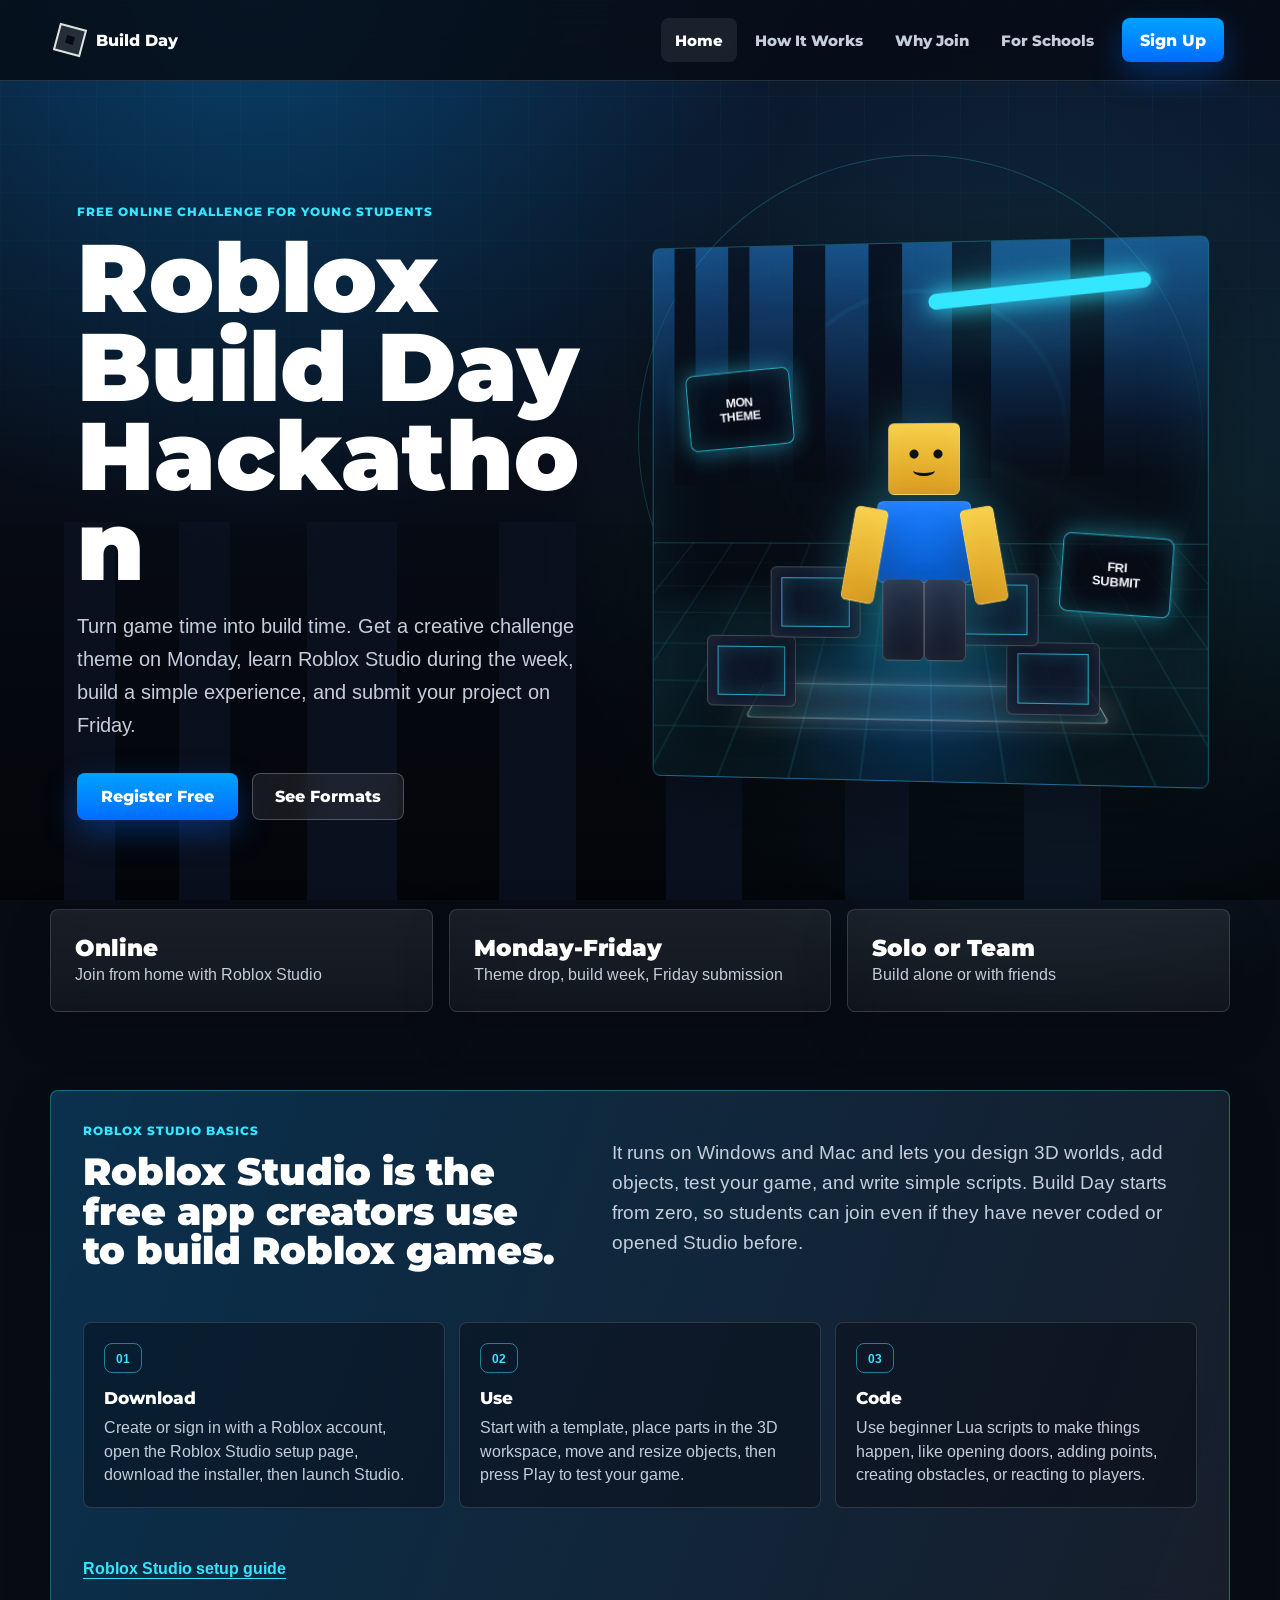
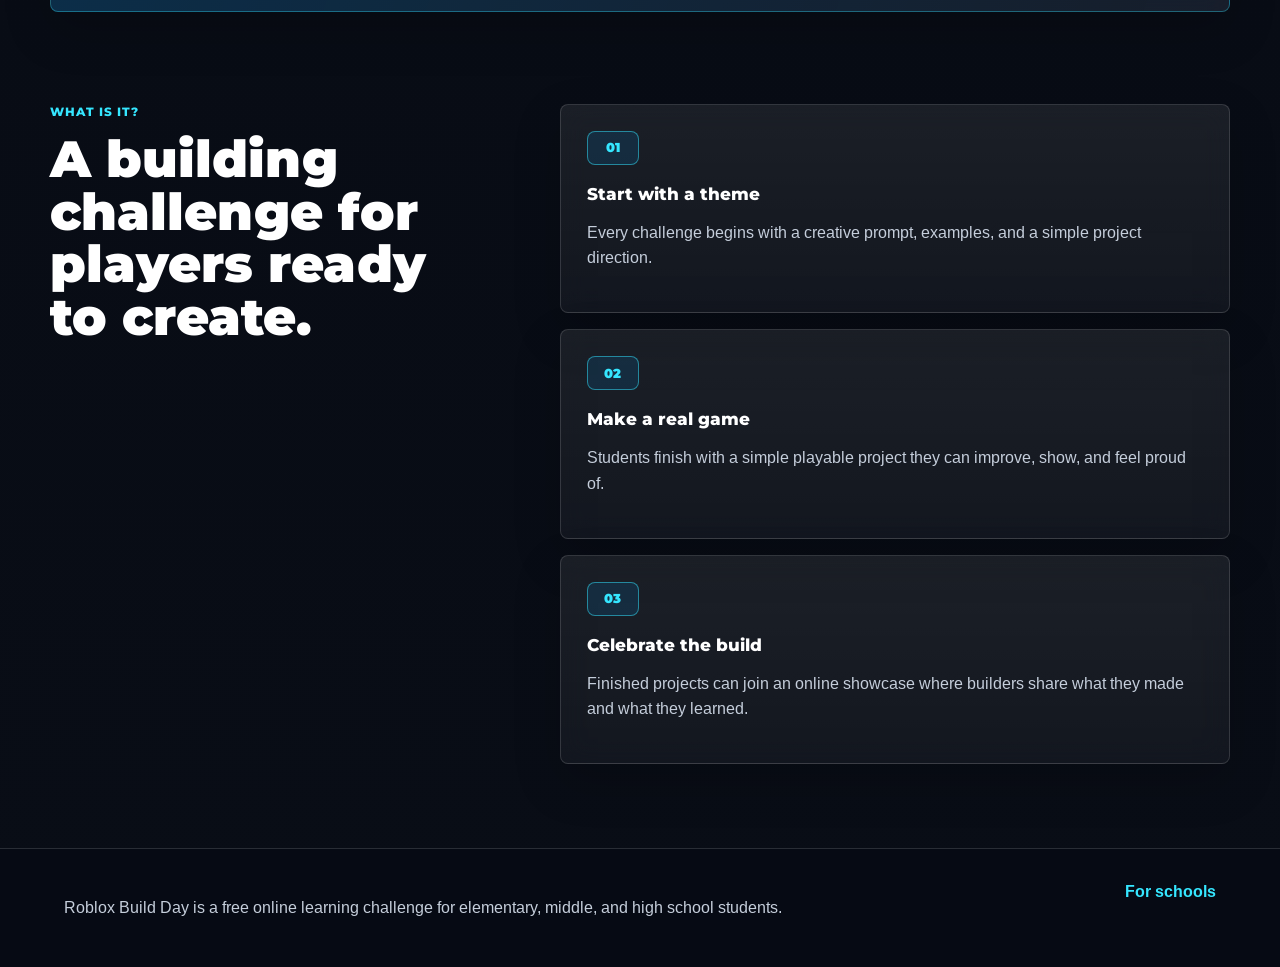
<file: index.html>
<!DOCTYPE html>
<html lang="en">
<head>
  <meta charset="UTF-8">
  <meta name="viewport" content="width=device-width, initial-scale=1.0">
  <title>Roblox Build Day Hackathon</title>
  <meta name="description" content="Roblox Build Day is a free online hackathon where young Roblox players learn to build their own games in Roblox Studio.">
  <link rel="preconnect" href="https://fonts.googleapis.com">
  <link rel="preconnect" href="https://fonts.gstatic.com" crossorigin>
  <link href="https://fonts.googleapis.com/css2?family=Arimo:wght@400;500;700&family=Montserrat:wght@600;700;800;900&display=swap" rel="stylesheet">
  <link rel="stylesheet" href="styles.css">
</head>
<body>
  <header class="site-header">
    <a class="brand" href="index.html" aria-label="Roblox Build Day home">
      <span class="brand-mark" aria-hidden="true"></span>
      <span>Build Day</span>
    </a>
    <button class="nav-toggle" type="button" aria-expanded="false" aria-controls="site-nav">
      <span class="sr-only">Open navigation</span>
      <span></span>
      <span></span>
      <span></span>
    </button>
    <nav class="site-nav" id="site-nav" aria-label="Main navigation">
      <a href="index.html" aria-current="page">Home</a>
      <a href="how.html">How It Works</a>
      <a href="why.html">Why Join</a>
      <a href="for-schools.html">For Schools</a>
      <button class="nav-cta" type="button" data-open-register>Sign Up</button>
    </nav>
  </header>

  <main>
    <section class="hero">
      <div class="hero-copy">
        <p class="eyebrow">Free online challenge for young students</p>
        <h1>Roblox Build Day Hackathon</h1>
        <p class="hero-text">Turn game time into build time. Get a creative challenge theme on Monday, learn Roblox Studio during the week, build a simple experience, and submit your project on Friday.</p>
        <div class="hero-actions">
          <button class="primary-button" type="button" data-open-register>Register Free</button>
          <a class="secondary-button" href="how.html">See Formats</a>
        </div>
      </div>

      <div class="game-stage" aria-label="A colorful Roblox inspired building scene">
        <div class="sun"></div>
        <div class="floating-panel panel-one">MON<br>THEME</div>
        <div class="floating-panel panel-two">FRI<br>SUBMIT</div>
        <div class="avatar">
          <div class="avatar-head"></div>
          <div class="avatar-body"></div>
          <div class="avatar-arm left"></div>
          <div class="avatar-arm right"></div>
          <div class="avatar-leg left"></div>
          <div class="avatar-leg right"></div>
        </div>
        <div class="block block-a"></div>
        <div class="block block-b"></div>
        <div class="block block-c"></div>
        <div class="block block-d"></div>
        <div class="build-platform"></div>
      </div>
    </section>

    <section class="info-band">
      <div class="stat">
        <strong>Online</strong>
        <span>Join from home with Roblox Studio</span>
      </div>
      <div class="stat">
        <strong>Monday-Friday</strong>
        <span>Theme drop, build week, Friday submission</span>
      </div>
      <div class="stat">
        <strong>Solo or Team</strong>
        <span>Build alone or with friends</span>
      </div>
    </section>

    <section class="studio-intro" id="roblox-studio">
      <div>
        <p class="eyebrow">Roblox Studio basics</p>
        <h2>Roblox Studio is the free app creators use to build Roblox games.</h2>
      </div>
      <p>It runs on Windows and Mac and lets you design 3D worlds, add objects, test your game, and write simple scripts. Build Day starts from zero, so students can join even if they have never coded or opened Studio before.</p>
      <div class="studio-steps">
        <article>
          <span>01</span>
          <h3>Download</h3>
          <p>Create or sign in with a Roblox account, open the Roblox Studio setup page, download the installer, then launch Studio.</p>
        </article>
        <article>
          <span>02</span>
          <h3>Use</h3>
          <p>Start with a template, place parts in the 3D workspace, move and resize objects, then press Play to test your game.</p>
        </article>
        <article>
          <span>03</span>
          <h3>Code</h3>
          <p>Use beginner Lua scripts to make things happen, like opening doors, adding points, creating obstacles, or reacting to players.</p>
        </article>
      </div>
      <a class="studio-link" href="https://create.roblox.com/docs/studio/setup">Roblox Studio setup guide</a>
    </section>

    <section class="section-grid">
      <div>
        <p class="eyebrow">What is it?</p>
        <h2>A building challenge for players ready to create.</h2>
      </div>
      <div class="feature-list">
        <article>
          <span class="feature-icon">01</span>
          <h3>Start with a theme</h3>
          <p>Every challenge begins with a creative prompt, examples, and a simple project direction.</p>
        </article>
        <article>
          <span class="feature-icon">02</span>
          <h3>Make a real game</h3>
          <p>Students finish with a simple playable project they can improve, show, and feel proud of.</p>
        </article>
        <article>
          <span class="feature-icon">03</span>
          <h3>Celebrate the build</h3>
          <p>Finished projects can join an online showcase where builders share what they made and what they learned.</p>
        </article>
      </div>
    </section>

  </main>

  <footer class="site-footer">
    <p>Roblox Build Day is a free online learning challenge for elementary, middle, and high school students.</p>
    <a href="for-schools.html">For schools</a>
  </footer>

  <div class="modal" id="register-modal" role="dialog" aria-modal="true" aria-labelledby="register-title" hidden>
    <div class="modal-backdrop" data-close-register></div>
    <div class="modal-card">
      <button class="modal-close" type="button" aria-label="Close registration form" data-close-register>x</button>
      <h2 id="register-title">Register for Build Day</h2>
      <p>Enter your details and we will send the challenge theme, schedule, and submission link.</p>
      <form id="register-form">
        <label for="student-name">Student name</label>
        <input id="student-name" name="student-name" type="text" autocomplete="name" required>

        <label for="student-email">Email</label>
        <input id="student-email" name="student-email" type="email" autocomplete="email" required>

        <label class="checkbox-row" for="email-updates">
          <input id="email-updates" name="email-updates" type="checkbox">
          <span>Send me email updates about Build Day.</span>
        </label>

        <button class="primary-button form-submit" type="submit">Submit Registration</button>
      </form>
      <p class="form-message" id="form-message" role="status" aria-live="polite"></p>
    </div>
  </div>

  <script src="script.js"></script>
</body>
</html>
</file>
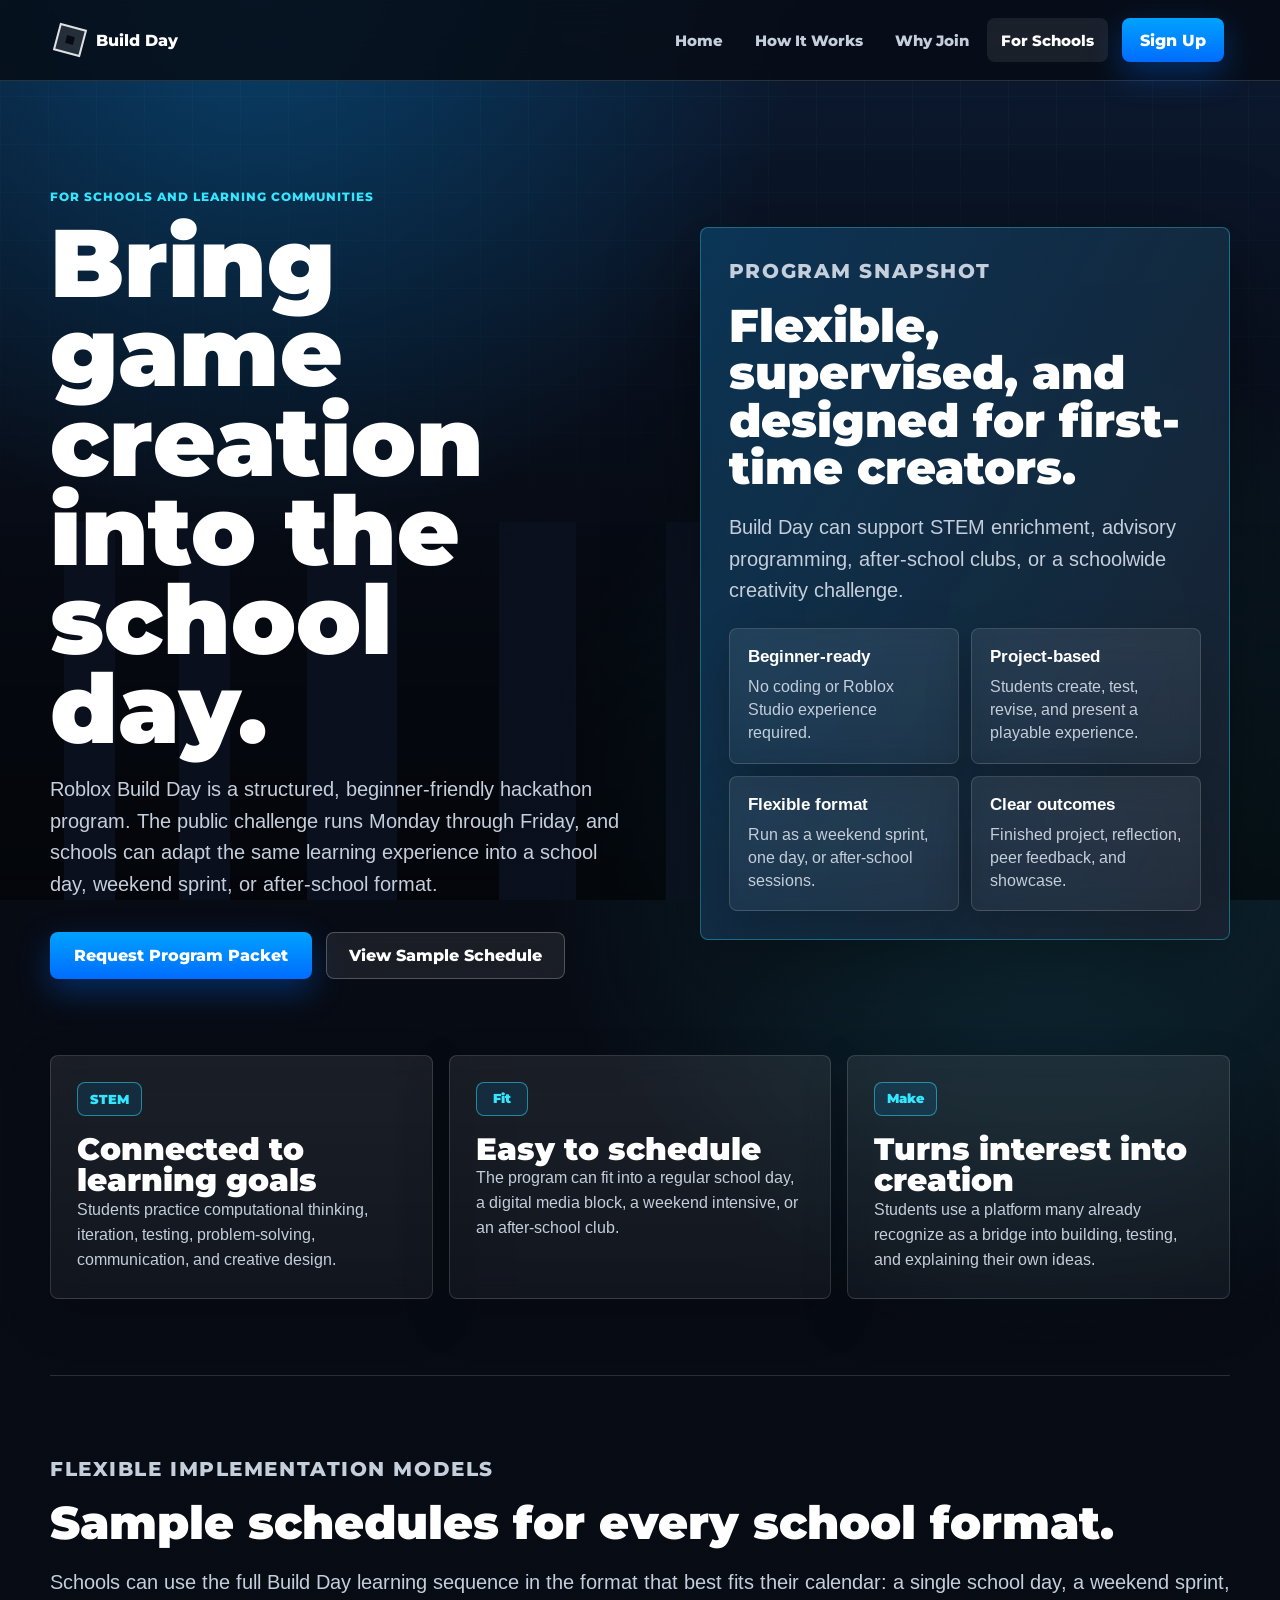
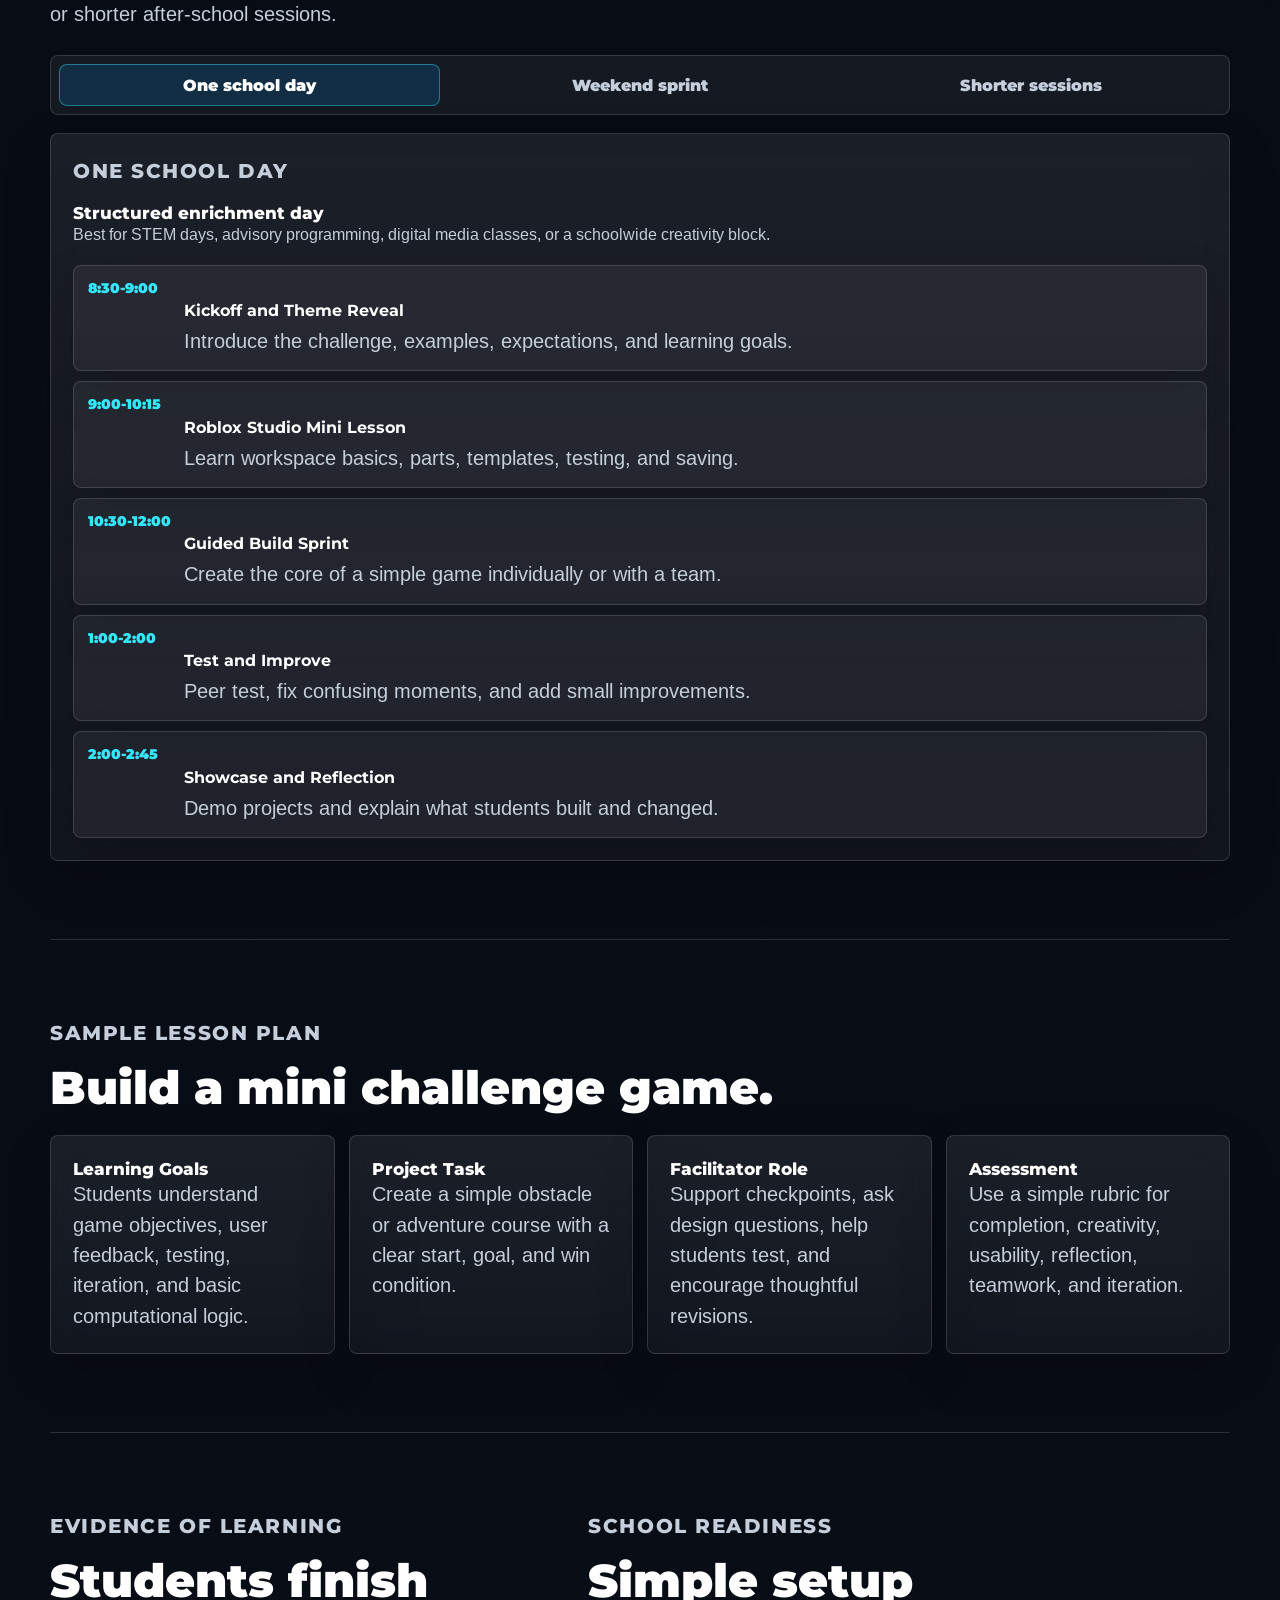
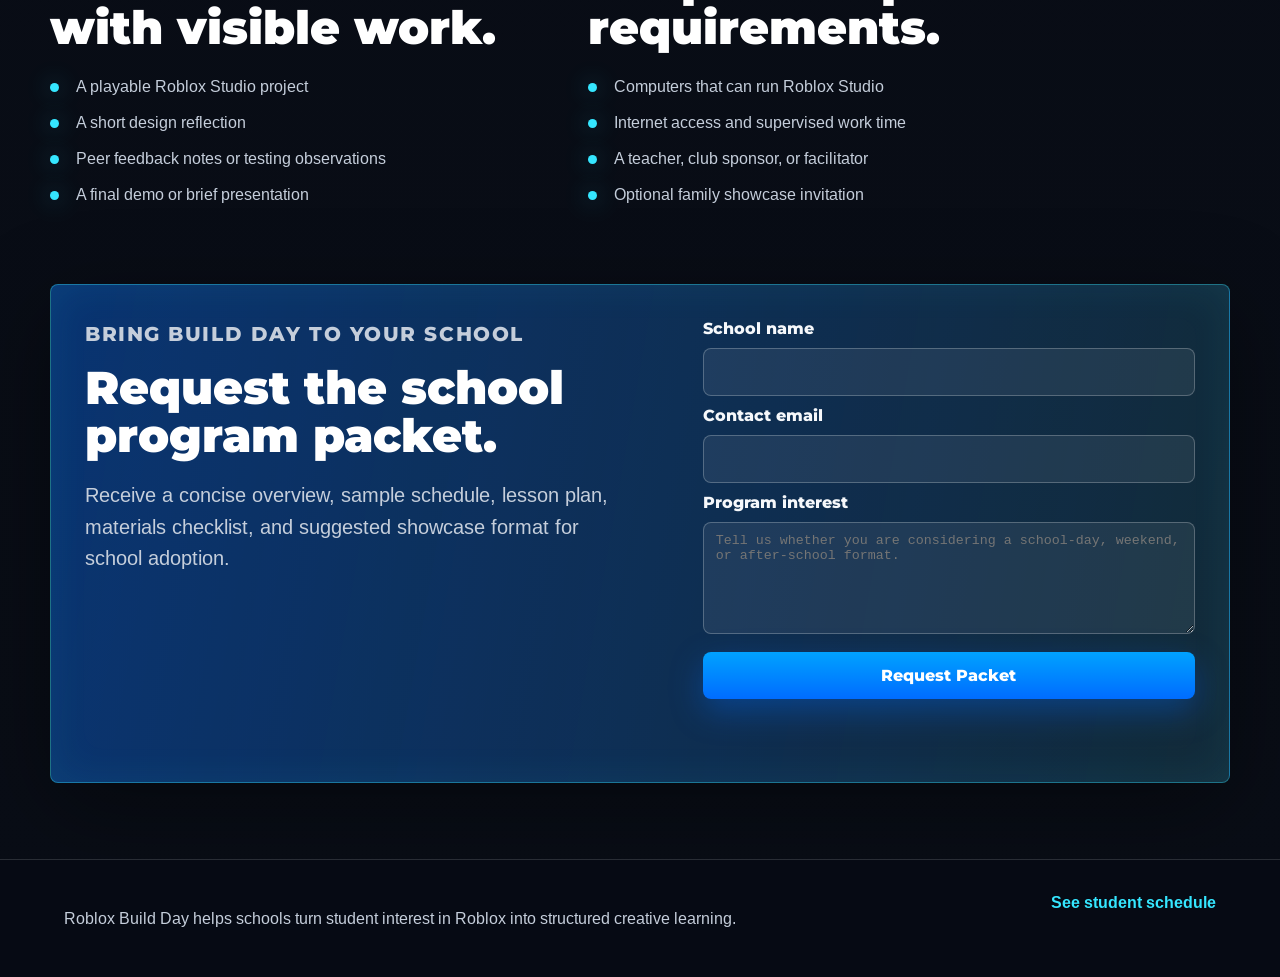
<file: for-schools.html>
<!DOCTYPE html>
<html lang="en">
<head>
  <meta charset="UTF-8">
  <meta name="viewport" content="width=device-width, initial-scale=1.0">
  <title>For Schools | Roblox Build Day</title>
  <meta name="description" content="Bring Roblox Build Day to your school as a structured project-based learning experience in Roblox Studio.">
  <link rel="preconnect" href="https://fonts.googleapis.com">
  <link rel="preconnect" href="https://fonts.gstatic.com" crossorigin>
  <link href="https://fonts.googleapis.com/css2?family=Arimo:wght@400;500;700&family=Montserrat:wght@600;700;800;900&display=swap" rel="stylesheet">
  <link rel="stylesheet" href="styles.css">
</head>
<body>
  <header class="site-header">
    <a class="brand" href="index.html" aria-label="Roblox Build Day home">
      <span class="brand-mark" aria-hidden="true"></span>
      <span>Build Day</span>
    </a>
    <button class="nav-toggle" type="button" aria-expanded="false" aria-controls="site-nav">
      <span class="sr-only">Open navigation</span>
      <span></span>
      <span></span>
      <span></span>
    </button>
    <nav class="site-nav" id="site-nav" aria-label="Main navigation">
      <a href="index.html">Home</a>
      <a href="how.html">How It Works</a>
      <a href="why.html">Why Join</a>
      <a href="for-schools.html" aria-current="page">For Schools</a>
      <button class="nav-cta" type="button" data-open-register>Sign Up</button>
    </nav>
  </header>

  <main>
    <section class="school-hero">
      <div class="school-hero-copy">
        <p class="eyebrow">For schools and learning communities</p>
        <h1>Bring game creation into the school day.</h1>
        <p>Roblox Build Day is a structured, beginner-friendly hackathon program. The public challenge runs Monday through Friday, and schools can adapt the same learning experience into a school day, weekend sprint, or after-school format.</p>
        <div class="hero-actions">
          <a class="primary-button" href="#school-inquiry">Request Program Packet</a>
          <a class="secondary-button" href="#sample-schedule">View Sample Schedule</a>
        </div>
      </div>

      <aside class="school-overview" aria-label="Program overview">
        <p class="eyebrow">Program snapshot</p>
        <h2>Flexible, supervised, and designed for first-time creators.</h2>
        <p>Build Day can support STEM enrichment, advisory programming, after-school clubs, or a schoolwide creativity challenge.</p>
        <div class="school-proof-grid">
          <article>
            <strong>Beginner-ready</strong>
            <span>No coding or Roblox Studio experience required.</span>
          </article>
          <article>
            <strong>Project-based</strong>
            <span>Students create, test, revise, and present a playable experience.</span>
          </article>
          <article>
            <strong>Flexible format</strong>
            <span>Run as a weekend sprint, one day, or after-school sessions.</span>
          </article>
          <article>
            <strong>Clear outcomes</strong>
            <span>Finished project, reflection, peer feedback, and showcase.</span>
          </article>
        </div>
      </aside>
    </section>

    <section class="school-value-grid">
      <article>
        <span class="feature-icon">STEM</span>
        <h2>Connected to learning goals</h2>
        <p>Students practice computational thinking, iteration, testing, problem-solving, communication, and creative design.</p>
      </article>
      <article>
        <span class="feature-icon">Fit</span>
        <h2>Easy to schedule</h2>
        <p>The program can fit into a regular school day, a digital media block, a weekend intensive, or an after-school club.</p>
      </article>
      <article>
        <span class="feature-icon">Make</span>
        <h2>Turns interest into creation</h2>
        <p>Students use a platform many already recognize as a bridge into building, testing, and explaining their own ideas.</p>
      </article>
    </section>

    <section class="school-section" id="sample-schedule">
      <div>
        <p class="eyebrow">Flexible implementation models</p>
        <h2>Sample schedules for every school format.</h2>
        <p>Schools can use the full Build Day learning sequence in the format that best fits their calendar: a single school day, a weekend sprint, or shorter after-school sessions.</p>
      </div>

      <div class="schedule-tabs">
        <div class="schedule-tab-list" role="tablist" aria-label="School schedule formats">
          <button class="schedule-tab is-active" id="school-day-tab" type="button" role="tab" aria-selected="true" aria-controls="school-day-panel" data-schedule-tab="school-day-panel">One school day</button>
          <button class="schedule-tab" id="weekend-tab" type="button" role="tab" aria-selected="false" aria-controls="weekend-panel" data-schedule-tab="weekend-panel">Weekend sprint</button>
          <button class="schedule-tab" id="sessions-tab" type="button" role="tab" aria-selected="false" aria-controls="sessions-panel" data-schedule-tab="sessions-panel">Shorter sessions</button>
        </div>

        <article class="schedule-format is-active" id="school-day-panel" role="tabpanel" aria-labelledby="school-day-tab" data-schedule-panel>
          <div class="schedule-format-header">
            <p class="eyebrow">One school day</p>
            <h3>Structured enrichment day</h3>
            <p>Best for STEM days, advisory programming, digital media classes, or a schoolwide creativity block.</p>
          </div>
          <div class="school-schedule compact">
            <article>
              <span>8:30-9:00</span>
              <div>
                <h4>Kickoff and Theme Reveal</h4>
                <p>Introduce the challenge, examples, expectations, and learning goals.</p>
              </div>
            </article>
            <article>
              <span>9:00-10:15</span>
              <div>
                <h4>Roblox Studio Mini Lesson</h4>
                <p>Learn workspace basics, parts, templates, testing, and saving.</p>
              </div>
            </article>
            <article>
              <span>10:30-12:00</span>
              <div>
                <h4>Guided Build Sprint</h4>
                <p>Create the core of a simple game individually or with a team.</p>
              </div>
            </article>
            <article>
              <span>1:00-2:00</span>
              <div>
                <h4>Test and Improve</h4>
                <p>Peer test, fix confusing moments, and add small improvements.</p>
              </div>
            </article>
            <article>
              <span>2:00-2:45</span>
              <div>
                <h4>Showcase and Reflection</h4>
                <p>Demo projects and explain what students built and changed.</p>
              </div>
            </article>
          </div>
        </article>

        <article class="schedule-format" id="weekend-panel" role="tabpanel" aria-labelledby="weekend-tab" data-schedule-panel hidden>
          <div class="schedule-format-header">
            <p class="eyebrow">Weekend sprint</p>
            <h3>Two-day build challenge</h3>
            <p>Best for optional enrichment, district events, or family-supported weekend participation.</p>
          </div>
          <div class="school-schedule compact">
            <article>
              <span>Sat 9:30</span>
              <div>
                <h4>Online Kickoff</h4>
                <p>Reveal the theme, review rules, and show project examples.</p>
              </div>
            </article>
            <article>
              <span>Sat 10:00</span>
              <div>
                <h4>Studio Basics</h4>
                <p>Students complete a beginner activity and test a starter scene.</p>
              </div>
            </article>
            <article>
              <span>Sat 1:00</span>
              <div>
                <h4>Build Sprint</h4>
                <p>Students create the main playable idea and save a first version.</p>
              </div>
            </article>
            <article>
              <span>Sun 10:00</span>
              <div>
                <h4>Polish and Support</h4>
                <p>Students use tips, tutorials, and examples to improve their games.</p>
              </div>
            </article>
            <article>
              <span>Sun 2:00</span>
              <div>
                <h4>Submission and Showcase</h4>
                <p>Projects are submitted and highlighted in an online celebration.</p>
              </div>
            </article>
          </div>
        </article>

        <article class="schedule-format" id="sessions-panel" role="tabpanel" aria-labelledby="sessions-tab" data-schedule-panel hidden>
          <div class="schedule-format-header">
            <p class="eyebrow">Shorter sessions</p>
            <h3>After-school sequence</h3>
            <p>Best for clubs, library programs, advisory groups, or classes that meet in shorter blocks.</p>
          </div>
          <div class="school-schedule compact">
            <article>
              <span>Session 1</span>
              <div>
                <h4>Theme and Studio Setup</h4>
                <p>Introduce the challenge and help students open or install Studio.</p>
              </div>
            </article>
            <article>
              <span>Session 2</span>
              <div>
                <h4>Beginner Build Activity</h4>
                <p>Students learn parts, movement, templates, and playtesting.</p>
              </div>
            </article>
            <article>
              <span>Session 3</span>
              <div>
                <h4>Core Game Build</h4>
                <p>Students create the goal, obstacle, scene, or activity.</p>
              </div>
            </article>
            <article>
              <span>Session 4</span>
              <div>
                <h4>Improve and Test</h4>
                <p>Students gather peer feedback and refine the playable experience.</p>
              </div>
            </article>
            <article>
              <span>Session 5</span>
              <div>
                <h4>Share and Reflect</h4>
                <p>Students present their project and explain what they learned.</p>
              </div>
            </article>
          </div>
        </article>
      </div>
    </section>

    <section class="school-section">
      <p class="eyebrow">Sample lesson plan</p>
      <h2>Build a mini challenge game.</h2>
      <div class="lesson-grid">
        <article>
          <h3>Learning Goals</h3>
          <p>Students understand game objectives, user feedback, testing, iteration, and basic computational logic.</p>
        </article>
        <article>
          <h3>Project Task</h3>
          <p>Create a simple obstacle or adventure course with a clear start, goal, and win condition.</p>
        </article>
        <article>
          <h3>Facilitator Role</h3>
          <p>Support checkpoints, ask design questions, help students test, and encourage thoughtful revisions.</p>
        </article>
        <article>
          <h3>Assessment</h3>
          <p>Use a simple rubric for completion, creativity, usability, reflection, teamwork, and iteration.</p>
        </article>
      </div>
    </section>

    <section class="school-section split">
      <div>
        <p class="eyebrow">Evidence of learning</p>
        <h2>Students finish with visible work.</h2>
        <ul class="school-checklist">
          <li>A playable Roblox Studio project</li>
          <li>A short design reflection</li>
          <li>Peer feedback notes or testing observations</li>
          <li>A final demo or brief presentation</li>
        </ul>
      </div>
      <div>
        <p class="eyebrow">School readiness</p>
        <h2>Simple setup requirements.</h2>
        <ul class="school-checklist">
          <li>Computers that can run Roblox Studio</li>
          <li>Internet access and supervised work time</li>
          <li>A teacher, club sponsor, or facilitator</li>
          <li>Optional family showcase invitation</li>
        </ul>
      </div>
    </section>

    <section class="school-section school-inquiry" id="school-inquiry">
      <div>
        <p class="eyebrow">Bring Build Day to your school</p>
        <h2>Request the school program packet.</h2>
        <p>Receive a concise overview, sample schedule, lesson plan, materials checklist, and suggested showcase format for school adoption.</p>
      </div>
      <form class="school-form">
        <label for="school-name">School name</label>
        <input id="school-name" name="school-name" type="text" autocomplete="organization" required>

        <label for="school-contact">Contact email</label>
        <input id="school-contact" name="school-contact" type="email" autocomplete="email" required>

        <label for="school-notes">Program interest</label>
        <textarea id="school-notes" name="school-notes" rows="4" placeholder="Tell us whether you are considering a school-day, weekend, or after-school format."></textarea>

        <button class="primary-button form-submit" type="submit">Request Packet</button>
        <p class="form-message school-message" role="status" aria-live="polite"></p>
      </form>
    </section>
  </main>

  <footer class="site-footer">
    <p>Roblox Build Day helps schools turn student interest in Roblox into structured creative learning.</p>
    <a href="how.html">See student schedule</a>
  </footer>

  <div class="modal" id="register-modal" role="dialog" aria-modal="true" aria-labelledby="register-title" hidden>
    <div class="modal-backdrop" data-close-register></div>
    <div class="modal-card">
      <button class="modal-close" type="button" aria-label="Close registration form" data-close-register>x</button>
      <h2 id="register-title">Register for Build Day</h2>
      <p>Enter your details and we will send the challenge theme, schedule, and submission link.</p>
      <form id="register-form">
        <label for="student-name">Student name</label>
        <input id="student-name" name="student-name" type="text" autocomplete="name" required>

        <label for="student-email">Email</label>
        <input id="student-email" name="student-email" type="email" autocomplete="email" required>

        <label class="checkbox-row" for="email-updates">
          <input id="email-updates" name="email-updates" type="checkbox">
          <span>Send me email updates about Build Day.</span>
        </label>

        <button class="primary-button form-submit" type="submit">Submit Registration</button>
      </form>
      <p class="form-message" id="form-message" role="status" aria-live="polite"></p>
    </div>
  </div>

  <script src="script.js"></script>
</body>
</html>
</file>
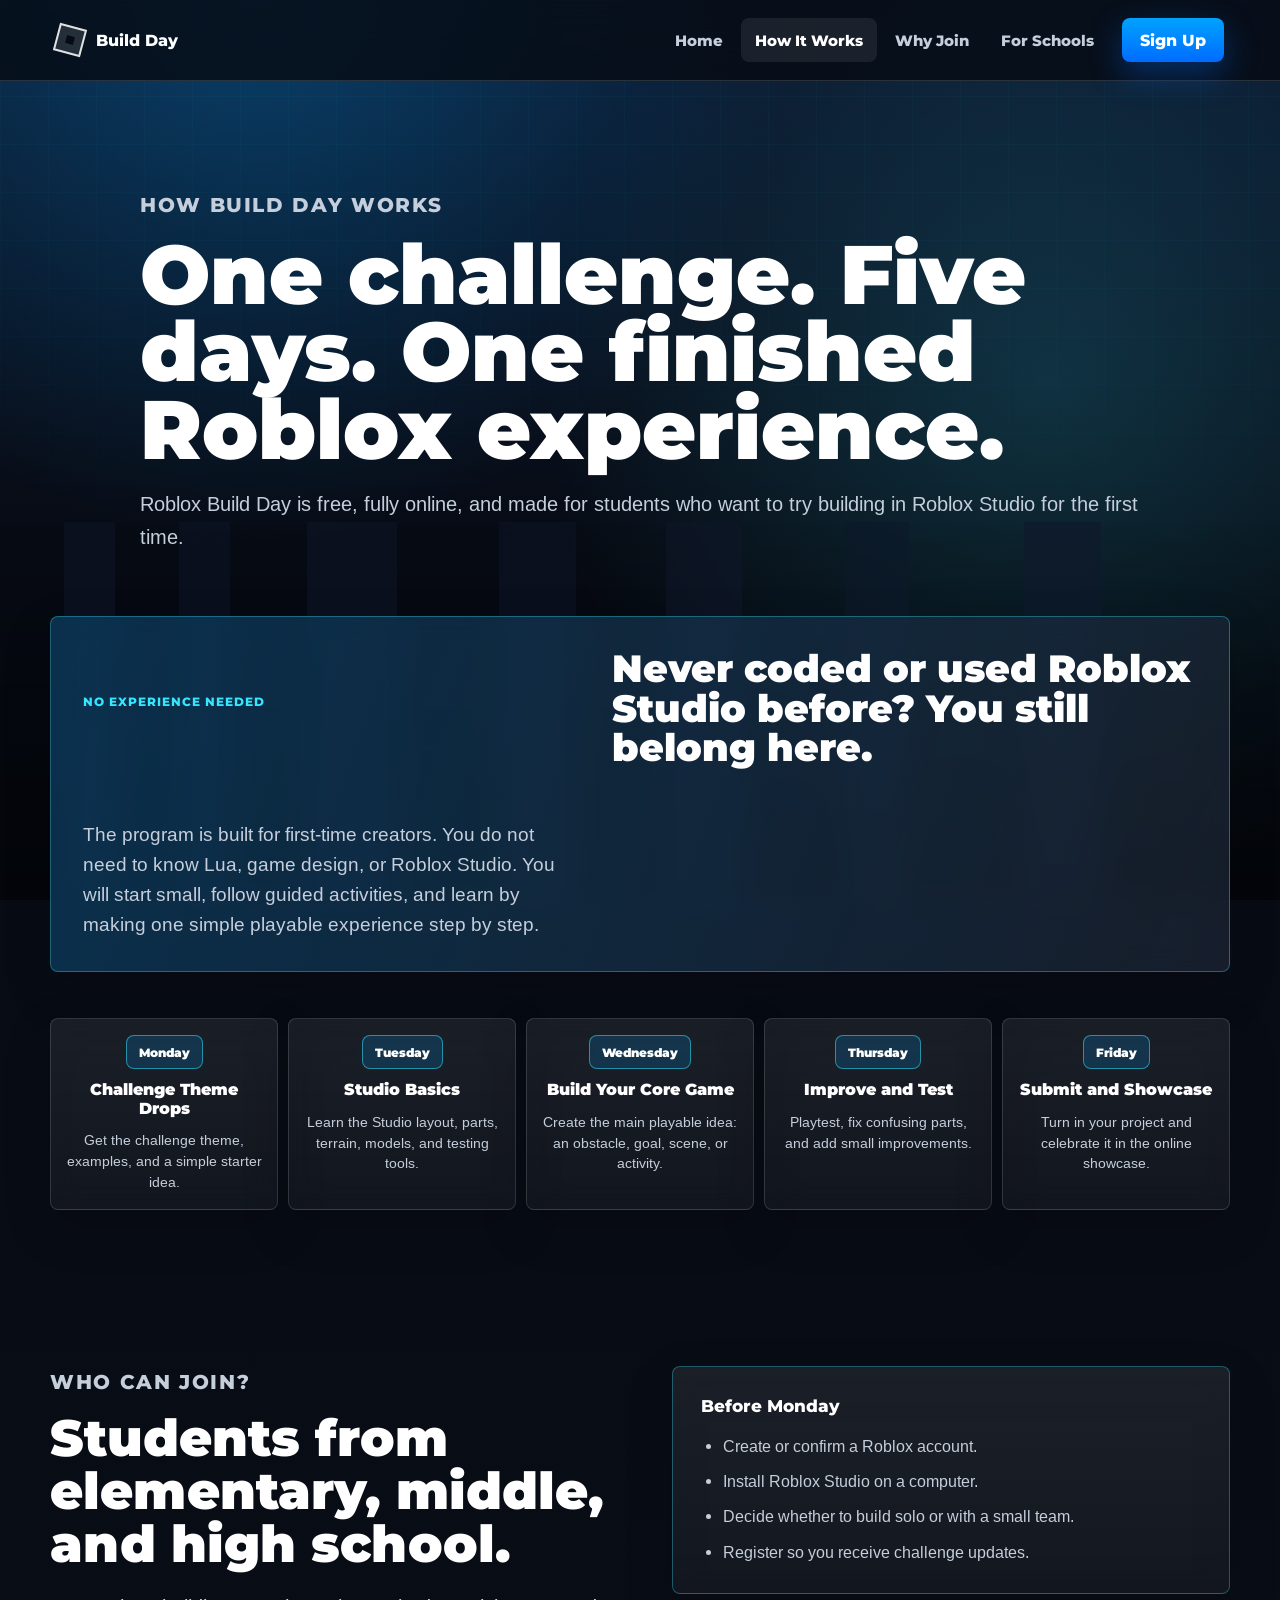
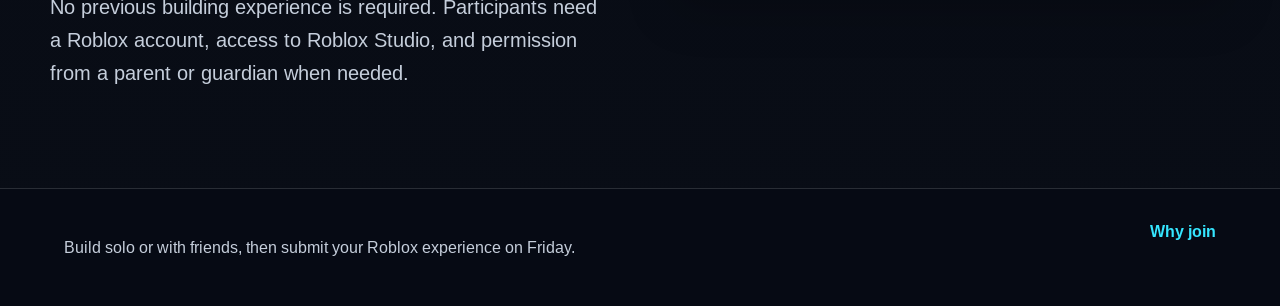
<file: how.html>
<!DOCTYPE html>
<html lang="en">
<head>
  <meta charset="UTF-8">
  <meta name="viewport" content="width=device-width, initial-scale=1.0">
  <title>How It Works | Roblox Build Day</title>
  <meta name="description" content="Learn how the Roblox Build Day hackathon works and how students can sign up.">
  <link rel="preconnect" href="https://fonts.googleapis.com">
  <link rel="preconnect" href="https://fonts.gstatic.com" crossorigin>
  <link href="https://fonts.googleapis.com/css2?family=Arimo:wght@400;500;700&family=Montserrat:wght@600;700;800;900&display=swap" rel="stylesheet">
  <link rel="stylesheet" href="styles.css">
</head>
<body>
  <header class="site-header">
    <a class="brand" href="index.html" aria-label="Roblox Build Day home">
      <span class="brand-mark" aria-hidden="true"></span>
      <span>Build Day</span>
    </a>
    <button class="nav-toggle" type="button" aria-expanded="false" aria-controls="site-nav">
      <span class="sr-only">Open navigation</span>
      <span></span>
      <span></span>
      <span></span>
    </button>
    <nav class="site-nav" id="site-nav" aria-label="Main navigation">
      <a href="index.html">Home</a>
      <a href="how.html" aria-current="page">How It Works</a>
      <a href="why.html">Why Join</a>
      <a href="for-schools.html">For Schools</a>
      <button class="nav-cta" type="button" data-open-register>Sign Up</button>
    </nav>
  </header>

  <main>
    <section class="page-hero compact">
      <p class="eyebrow">How Build Day works</p>
      <h1>One challenge. Five days. One finished Roblox experience.</h1>
      <p>Roblox Build Day is free, fully online, and made for students who want to try building in Roblox Studio for the first time.</p>
    </section>

    <section class="beginner-note">
      <p class="eyebrow">No experience needed</p>
      <h2>Never coded or used Roblox Studio before? You still belong here.</h2>
      <p>The program is built for first-time creators. You do not need to know Lua, game design, or Roblox Studio. You will start small, follow guided activities, and learn by making one simple playable experience step by step.</p>
    </section>

    <section class="timeline">
      <article>
        <span>Monday</span>
        <h2>Challenge Theme Drops</h2>
        <p>Get the challenge theme, examples, and a simple starter idea.</p>
      </article>
      <article>
        <span>Tuesday</span>
        <h2>Studio Basics</h2>
        <p>Learn the Studio layout, parts, terrain, models, and testing tools.</p>
      </article>
      <article>
        <span>Wednesday</span>
        <h2>Build Your Core Game</h2>
        <p>Create the main playable idea: an obstacle, goal, scene, or activity.</p>
      </article>
      <article>
        <span>Thursday</span>
        <h2>Improve and Test</h2>
        <p>Playtest, fix confusing parts, and add small improvements.</p>
      </article>
      <article>
        <span>Friday</span>
        <h2>Submit and Showcase</h2>
        <p>Turn in your project and celebrate it in the online showcase.</p>
      </article>
    </section>

    <section class="two-column">
      <div>
        <p class="eyebrow">Who can join?</p>
        <h2>Students from elementary, middle, and high school.</h2>
        <p>No previous building experience is required. Participants need a Roblox account, access to Roblox Studio, and permission from a parent or guardian when needed.</p>
      </div>
      <div class="requirements">
        <h3>Before Monday</h3>
        <ul>
          <li>Create or confirm a Roblox account.</li>
          <li>Install Roblox Studio on a computer.</li>
          <li>Decide whether to build solo or with a small team.</li>
          <li>Register so you receive challenge updates.</li>
        </ul>
      </div>
    </section>

  </main>

  <footer class="site-footer">
    <p>Build solo or with friends, then submit your Roblox experience on Friday.</p>
    <a href="why.html">Why join</a>
  </footer>

  <div class="modal" id="register-modal" role="dialog" aria-modal="true" aria-labelledby="register-title" hidden>
    <div class="modal-backdrop" data-close-register></div>
    <div class="modal-card">
      <button class="modal-close" type="button" aria-label="Close registration form" data-close-register>x</button>
      <h2 id="register-title">Register for Build Day</h2>
      <p>Enter your details and we will send the challenge theme, schedule, and submission link.</p>
      <form id="register-form">
        <label for="student-name">Student name</label>
        <input id="student-name" name="student-name" type="text" autocomplete="name" required>

        <label for="student-email">Email</label>
        <input id="student-email" name="student-email" type="email" autocomplete="email" required>

        <label class="checkbox-row" for="email-updates">
          <input id="email-updates" name="email-updates" type="checkbox">
          <span>Send me email updates about Build Day.</span>
        </label>

        <button class="primary-button form-submit" type="submit">Submit Registration</button>
      </form>
      <p class="form-message" id="form-message" role="status" aria-live="polite"></p>
    </div>
  </div>

  <script src="script.js"></script>
</body>
</html>
</file>
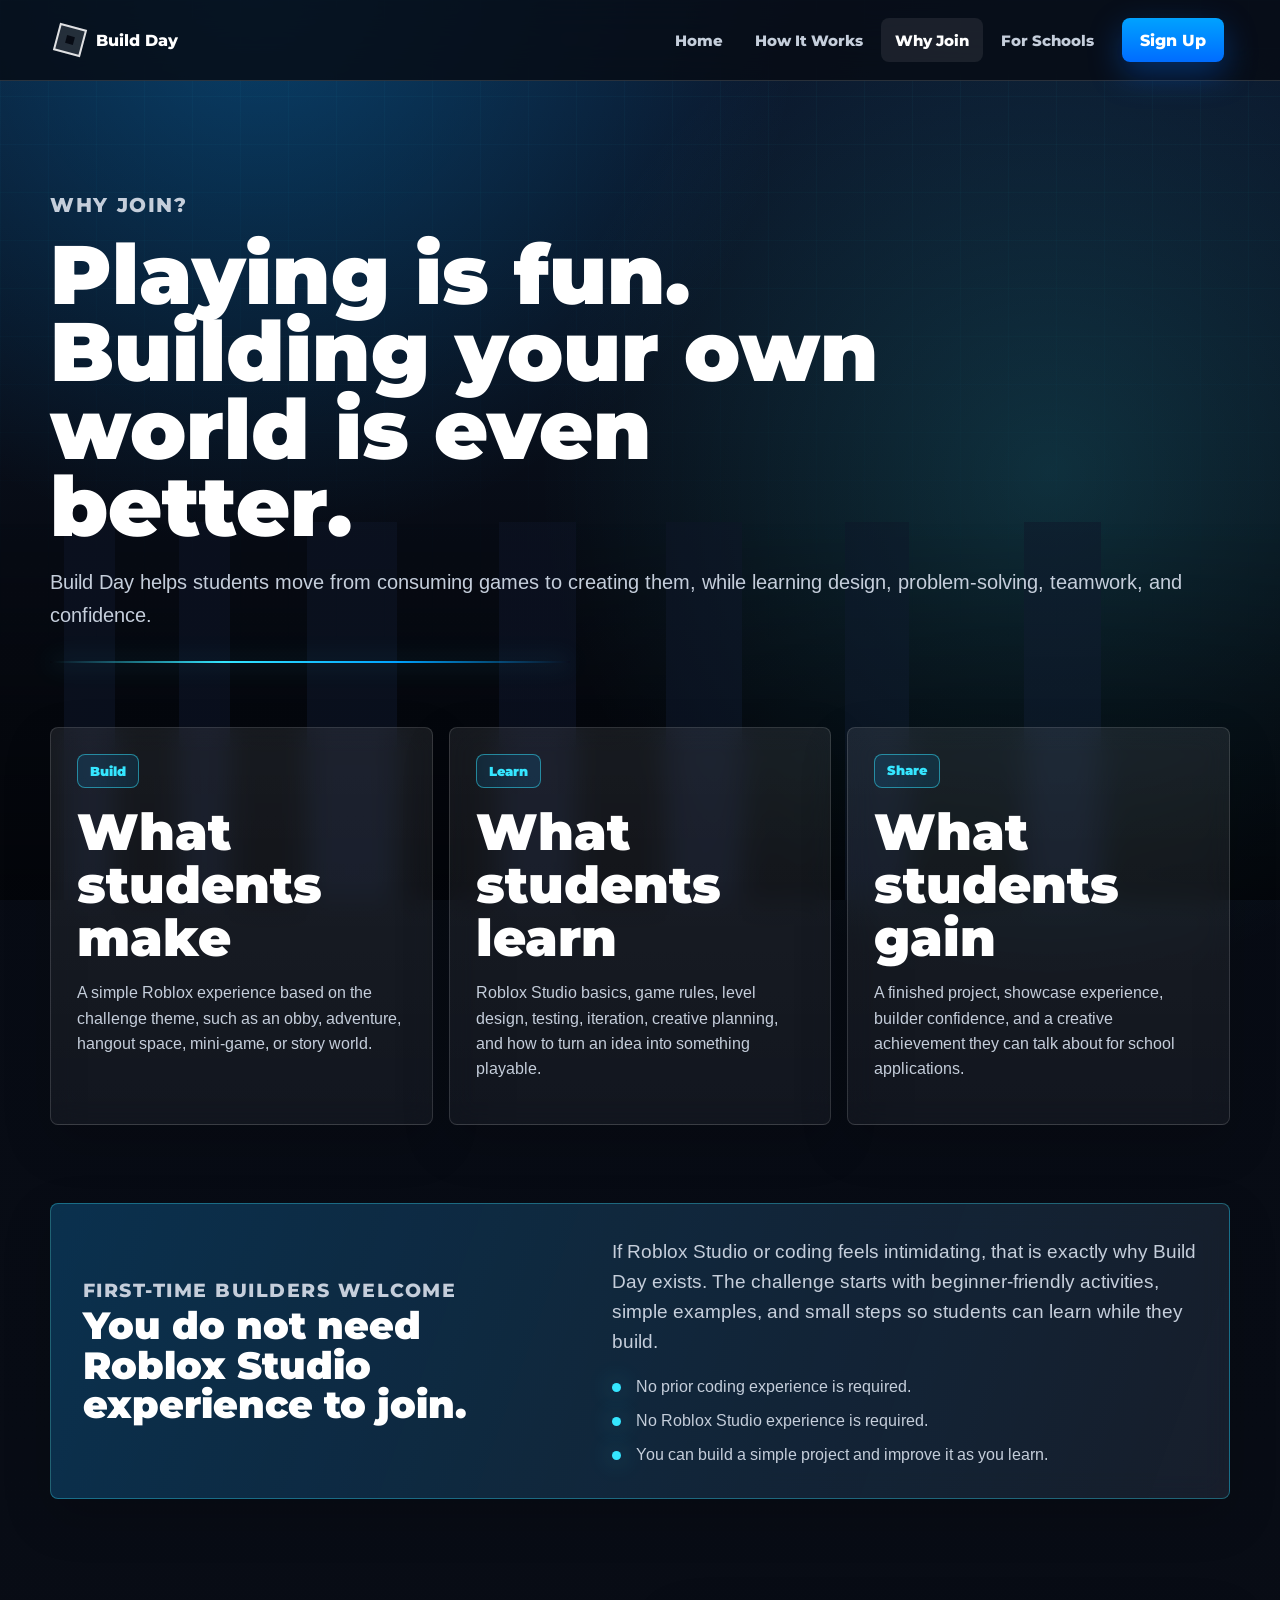
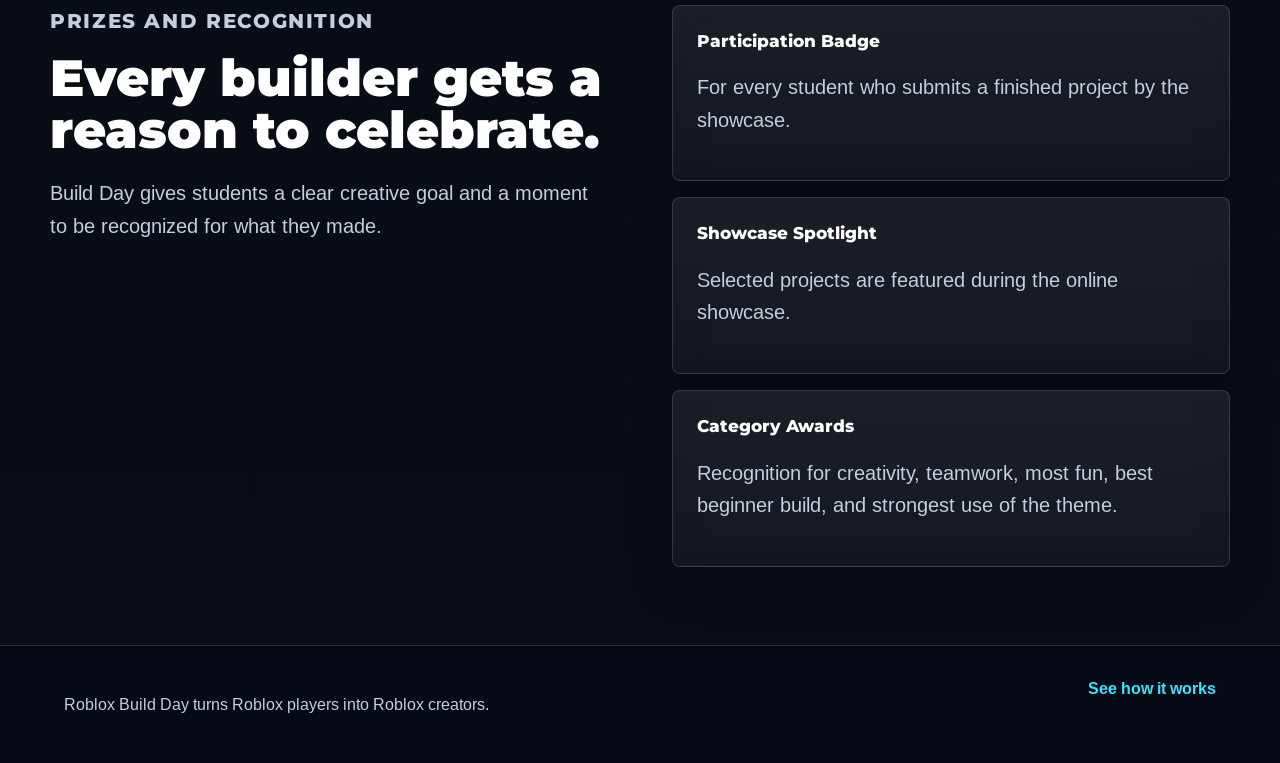
<file: why.html>
<!DOCTYPE html>
<html lang="en">
<head>
  <meta charset="UTF-8">
  <meta name="viewport" content="width=device-width, initial-scale=1.0">
  <title>Why Join | Roblox Build Day</title>
  <meta name="description" content="See what students learn, build, and win by joining Roblox Build Day.">
  <link rel="preconnect" href="https://fonts.googleapis.com">
  <link rel="preconnect" href="https://fonts.gstatic.com" crossorigin>
  <link href="https://fonts.googleapis.com/css2?family=Arimo:wght@400;500;700&family=Montserrat:wght@600;700;800;900&display=swap" rel="stylesheet">
  <link rel="stylesheet" href="styles.css">
</head>
<body>
  <header class="site-header">
    <a class="brand" href="index.html" aria-label="Roblox Build Day home">
      <span class="brand-mark" aria-hidden="true"></span>
      <span>Build Day</span>
    </a>
    <button class="nav-toggle" type="button" aria-expanded="false" aria-controls="site-nav">
      <span class="sr-only">Open navigation</span>
      <span></span>
      <span></span>
      <span></span>
    </button>
    <nav class="site-nav" id="site-nav" aria-label="Main navigation">
      <a href="index.html">Home</a>
      <a href="how.html">How It Works</a>
      <a href="why.html" aria-current="page">Why Join</a>
      <a href="for-schools.html">For Schools</a>
      <button class="nav-cta" type="button" data-open-register>Sign Up</button>
    </nav>
  </header>

  <main>
    <section class="page-hero prize-hero">
      <p class="eyebrow">Why join?</p>
      <h1>Playing is fun. Building your own world is even better.</h1>
      <p>Build Day helps students move from consuming games to creating them, while learning design, problem-solving, teamwork, and confidence.</p>
    </section>

    <section class="learn-grid">
      <article>
        <span class="feature-icon">Build</span>
        <h2>What students make</h2>
        <p>A simple Roblox experience based on the challenge theme, such as an obby, adventure, hangout space, mini-game, or story world.</p>
      </article>
      <article>
        <span class="feature-icon">Learn</span>
        <h2>What students learn</h2>
        <p>Roblox Studio basics, game rules, level design, testing, iteration, creative planning, and how to turn an idea into something playable.</p>
      </article>
      <article>
        <span class="feature-icon">Share</span>
        <h2>What students gain</h2>
        <p>A finished project, showcase experience, builder confidence, and a creative achievement they can talk about for school applications.</p>
      </article>
    </section>

    <section class="beginner-note confidence-note">
      <div>
        <p class="eyebrow">First-time builders welcome</p>
        <h2>You do not need Roblox Studio experience to join.</h2>
      </div>
      <div>
        <p>If Roblox Studio or coding feels intimidating, that is exactly why Build Day exists. The challenge starts with beginner-friendly activities, simple examples, and small steps so students can learn while they build.</p>
        <ul class="confidence-list">
          <li>No prior coding experience is required.</li>
          <li>No Roblox Studio experience is required.</li>
          <li>You can build a simple project and improve it as you learn.</li>
        </ul>
      </div>
    </section>

    <section class="prizes">
      <div>
        <p class="eyebrow">Prizes and recognition</p>
        <h2>Every builder gets a reason to celebrate.</h2>
        <p>Build Day gives students a clear creative goal and a moment to be recognized for what they made.</p>
      </div>
      <div class="prize-list">
        <article>
          <h3>Participation Badge</h3>
          <p>For every student who submits a finished project by the showcase.</p>
        </article>
        <article>
          <h3>Showcase Spotlight</h3>
          <p>Selected projects are featured during the online showcase.</p>
        </article>
        <article>
          <h3>Category Awards</h3>
          <p>Recognition for creativity, teamwork, most fun, best beginner build, and strongest use of the theme.</p>
        </article>
      </div>
    </section>

  </main>

  <footer class="site-footer">
    <p>Roblox Build Day turns Roblox players into Roblox creators.</p>
    <a href="how.html">See how it works</a>
  </footer>

  <div class="modal" id="register-modal" role="dialog" aria-modal="true" aria-labelledby="register-title" hidden>
    <div class="modal-backdrop" data-close-register></div>
    <div class="modal-card">
      <button class="modal-close" type="button" aria-label="Close registration form" data-close-register>x</button>
      <h2 id="register-title">Register for Build Day</h2>
      <p>Enter your details and we will send the challenge theme, schedule, and submission link.</p>
      <form id="register-form">
        <label for="student-name">Student name</label>
        <input id="student-name" name="student-name" type="text" autocomplete="name" required>

        <label for="student-email">Email</label>
        <input id="student-email" name="student-email" type="email" autocomplete="email" required>

        <label class="checkbox-row" for="email-updates">
          <input id="email-updates" name="email-updates" type="checkbox">
          <span>Send me email updates about Build Day.</span>
        </label>

        <button class="primary-button form-submit" type="submit">Submit Registration</button>
      </form>
      <p class="form-message" id="form-message" role="status" aria-live="polite"></p>
    </div>
  </div>

  <script src="script.js"></script>
</body>
</html>
</file>
<file: styles.css>
:root {
  --bg: #070b14;
  --bg-elevated: #101827;
  --text: #f6f8fb;
  --text-soft: #c5cedb;
  --muted: #8d9aab;
  --line: rgba(255, 255, 255, 0.14);
  --line-strong: rgba(255, 255, 255, 0.24);
  --blue: #00a2ff;
  --blue-strong: #006cff;
  --cyan: #35e6ff;
  --white: #ffffff;
  --shadow: 0 24px 90px rgba(0, 0, 0, 0.38);
  --glow: 0 0 24px rgba(53, 230, 255, 0.48);
  --max: 1180px;
}

* {
  box-sizing: border-box;
}

html {
  scroll-behavior: smooth;
}

body {
  margin: 0;
  min-height: 100vh;
  color: var(--text);
  font-family: "Builder Sans", "Arimo", Arial, sans-serif;
  background:
    radial-gradient(circle at 20% 0%, rgba(0, 162, 255, 0.28), transparent 34rem),
    radial-gradient(circle at 82% 20%, rgba(53, 230, 255, 0.16), transparent 32rem),
    linear-gradient(180deg, #0c1a31 0%, var(--bg) 34rem, #090d16 100%);
}

body::before {
  content: "";
  position: fixed;
  inset: 0;
  z-index: -2;
  pointer-events: none;
  background:
    linear-gradient(rgba(53, 230, 255, 0.035) 1px, transparent 1px),
    linear-gradient(90deg, rgba(53, 230, 255, 0.035) 1px, transparent 1px);
  background-size: 48px 48px;
  mask-image: linear-gradient(180deg, black, transparent 75%);
}

body::after {
  content: "";
  position: fixed;
  inset: auto 0 0;
  z-index: -1;
  height: 42vh;
  pointer-events: none;
  background:
    linear-gradient(90deg, transparent 0 5%, rgba(15, 23, 42, 0.95) 5% 9%, transparent 9% 14%, rgba(15, 23, 42, 0.9) 14% 18%, transparent 18% 24%, rgba(15, 23, 42, 0.96) 24% 31%, transparent 31% 39%, rgba(15, 23, 42, 0.92) 39% 45%, transparent 45% 52%, rgba(15, 23, 42, 0.95) 52% 58%, transparent 58% 66%, rgba(15, 23, 42, 0.88) 66% 71%, transparent 71% 80%, rgba(15, 23, 42, 0.94) 80% 86%, transparent 86%),
    linear-gradient(180deg, transparent 0%, rgba(0, 0, 0, 0.58) 48%, rgba(0, 0, 0, 0.92) 100%);
  opacity: 0.52;
}

body.modal-open {
  overflow: hidden;
}

a {
  color: inherit;
  text-decoration: none;
}

button,
input {
  font: inherit;
}

.brand,
.site-nav a,
.nav-cta,
.secondary-button,
.primary-button,
.eyebrow,
h1,
h2,
h3,
.stat strong,
.feature-icon,
.timeline span,
label {
  font-family: "Builder Sans", "Montserrat", "Arimo", Arial, sans-serif;
}

.site-header {
  position: sticky;
  top: 0;
  z-index: 20;
  display: flex;
  align-items: center;
  justify-content: space-between;
  gap: 24px;
  padding: 18px clamp(18px, 5vw, 56px);
  border-bottom: 1px solid var(--line);
  background: rgba(7, 11, 20, 0.82);
  backdrop-filter: blur(18px);
}

.brand {
  display: inline-flex;
  align-items: center;
  gap: 12px;
  color: var(--white);
  font-size: 1.02rem;
  font-weight: 800;
}

.brand-mark {
  position: relative;
  width: 28px;
  height: 28px;
  display: inline-block;
  border: 2px solid rgba(255, 255, 255, 0.86);
  background: rgba(255, 255, 255, 0.12);
  transform: rotate(15deg);
}

.brand-mark::after {
  content: "";
  position: absolute;
  inset: 8px;
  background: var(--bg);
}

.site-nav {
  display: flex;
  align-items: center;
  gap: 4px;
}

.site-nav a,
.nav-cta,
.secondary-button,
.primary-button {
  min-height: 44px;
  display: inline-flex;
  align-items: center;
  justify-content: center;
  border-radius: 8px;
  font-weight: 800;
}

.site-nav a {
  padding: 10px 14px;
  color: var(--text-soft);
  font-size: 0.95rem;
}

.site-nav a:hover,
.site-nav a[aria-current="page"] {
  color: var(--white);
  background: rgba(255, 255, 255, 0.08);
}

.nav-cta,
.primary-button {
  border: 0;
  color: var(--white);
  background: linear-gradient(180deg, var(--blue) 0%, var(--blue-strong) 100%);
  box-shadow: 0 12px 32px rgba(0, 108, 255, 0.34);
  cursor: pointer;
  transition: transform 160ms ease, box-shadow 160ms ease, filter 160ms ease;
}

.nav-cta {
  padding: 10px 18px;
  margin-left: 10px;
}

.primary-button {
  padding: 14px 24px;
}

.nav-cta:hover,
.primary-button:hover {
  transform: translateY(-2px);
  filter: brightness(1.07);
  box-shadow: 0 18px 42px rgba(0, 108, 255, 0.46);
}

.secondary-button {
  padding: 13px 22px;
  border: 1px solid var(--line-strong);
  color: var(--white);
  background: rgba(255, 255, 255, 0.08);
  backdrop-filter: blur(12px);
}

.secondary-button:hover {
  border-color: rgba(53, 230, 255, 0.7);
  box-shadow: var(--glow);
}

.nav-toggle {
  display: none;
  width: 46px;
  height: 46px;
  border: 1px solid var(--line-strong);
  border-radius: 8px;
  background: rgba(255, 255, 255, 0.08);
}

.nav-toggle span:not(.sr-only) {
  display: block;
  width: 20px;
  height: 2px;
  margin: 5px auto;
  background: var(--white);
}

.hero {
  position: relative;
  min-height: calc(100vh - 82px);
  display: grid;
  grid-template-columns: minmax(0, 0.95fr) minmax(320px, 1.05fr);
  align-items: center;
  gap: clamp(28px, 5vw, 76px);
  padding: clamp(52px, 8vw, 98px) clamp(18px, 6vw, 84px) 54px;
  overflow: hidden;
}

.hero::before {
  content: "";
  position: absolute;
  inset: 9% 6% auto auto;
  width: 44vw;
  height: 44vw;
  max-width: 700px;
  max-height: 700px;
  border: 1px solid rgba(53, 230, 255, 0.22);
  border-radius: 50%;
  background:
    radial-gradient(circle, transparent 0 36%, rgba(53, 230, 255, 0.1) 36.4% 37.2%, transparent 37.6%),
    conic-gradient(from 40deg, transparent 0 18%, rgba(53, 230, 255, 0.42) 20%, transparent 24% 100%);
  pointer-events: none;
}

.hero-copy {
  position: relative;
  z-index: 2;
  max-width: 750px;
}

.eyebrow {
  margin: 0 0 14px;
  color: var(--cyan);
  font-size: 0.78rem;
  font-weight: 800;
  letter-spacing: 0.08em;
  text-transform: uppercase;
}

h1,
h2,
h3,
p {
  overflow-wrap: anywhere;
}

h1 {
  margin: 0;
  max-width: 900px;
  color: var(--white);
  font-size: clamp(3.1rem, 7.5vw, 7.1rem);
  line-height: 0.93;
  font-weight: 900;
  letter-spacing: 0;
}

h2 {
  margin: 0;
  color: var(--white);
  font-size: clamp(2rem, 4vw, 4rem);
  line-height: 1.03;
  font-weight: 900;
  letter-spacing: 0;
}

h3 {
  margin: 0;
  color: var(--white);
  font-size: 1.08rem;
  font-weight: 800;
}

.hero-text,
.page-hero p,
.two-column p,
.prizes p,
.parent-band p {
  color: var(--text-soft);
  font-size: clamp(1.05rem, 2vw, 1.28rem);
  line-height: 1.6;
}

.hero-actions {
  display: flex;
  flex-wrap: wrap;
  gap: 14px;
  margin-top: 32px;
}

.game-stage {
  position: relative;
  min-height: 540px;
  border: 1px solid rgba(53, 230, 255, 0.34);
  border-radius: 8px;
  overflow: hidden;
  background:
    radial-gradient(circle at 52% 63%, rgba(53, 230, 255, 0.32), transparent 18%),
    radial-gradient(circle at 50% 85%, rgba(0, 108, 255, 0.24), transparent 30%),
    linear-gradient(180deg, rgba(29, 78, 216, 0.36) 0%, rgba(7, 11, 20, 0.92) 43%, rgba(4, 7, 13, 0.98) 100%);
  box-shadow: var(--shadow), inset 0 0 80px rgba(53, 230, 255, 0.1);
  transform: perspective(1000px) rotateY(-5deg);
}

.game-stage::before {
  content: "";
  position: absolute;
  inset: auto -14% -18%;
  height: 62%;
  border-top: 1px solid rgba(53, 230, 255, 0.35);
  background:
    linear-gradient(rgba(53, 230, 255, 0.12) 1px, transparent 1px),
    linear-gradient(90deg, rgba(53, 230, 255, 0.12) 1px, transparent 1px),
    radial-gradient(ellipse at center, rgba(53, 230, 255, 0.2), transparent 54%);
  background-size: 40px 40px, 40px 40px, auto;
  transform: perspective(540px) rotateX(62deg);
  transform-origin: top center;
}

.game-stage::after {
  content: "";
  position: absolute;
  inset: 0;
  background:
    linear-gradient(90deg, transparent 0 4%, rgba(7, 11, 20, 0.9) 4% 8%, transparent 8% 14%, rgba(7, 11, 20, 0.84) 14% 18%, transparent 18% 26%, rgba(7, 11, 20, 0.86) 26% 32%, transparent 32% 40%, rgba(7, 11, 20, 0.9) 40% 46%, transparent 46% 55%, rgba(7, 11, 20, 0.82) 55% 62%, transparent 62% 76%, rgba(7, 11, 20, 0.9) 76% 82%, transparent 82%),
    linear-gradient(180deg, rgba(53, 230, 255, 0.16), transparent 35%);
  clip-path: polygon(0 0, 100% 0, 100% 43%, 0 45%);
  opacity: 0.95;
}

.sun {
  position: absolute;
  z-index: 1;
  top: 42px;
  right: 54px;
  width: 220px;
  height: 16px;
  border-radius: 999px;
  background: var(--cyan);
  box-shadow: 0 0 22px var(--cyan), 0 0 70px rgba(53, 230, 255, 0.72);
  transform: rotate(-5deg);
}

.floating-panel {
  position: absolute;
  z-index: 5;
  display: grid;
  place-items: center;
  width: 108px;
  height: 78px;
  border: 1px solid rgba(53, 230, 255, 0.75);
  border-radius: 8px;
  color: var(--text);
  font-size: 0.78rem;
  font-weight: 900;
  line-height: 1.12;
  text-align: center;
  background: rgba(7, 11, 20, 0.72);
  box-shadow: inset 0 0 22px rgba(53, 230, 255, 0.18), var(--glow);
}

.panel-one {
  top: 126px;
  left: 36px;
  transform: rotate(-5deg);
}

.panel-two {
  right: 34px;
  bottom: 168px;
  transform: rotate(4deg);
}

.avatar {
  position: absolute;
  z-index: 6;
  left: 50%;
  bottom: 118px;
  width: 154px;
  height: 240px;
  transform: translateX(-50%);
  filter: drop-shadow(0 0 22px rgba(53, 230, 255, 0.35));
}

.avatar-head,
.avatar-body,
.avatar-arm,
.avatar-leg,
.block,
.build-platform {
  position: absolute;
  border: 1px solid rgba(255, 255, 255, 0.22);
  border-radius: 6px;
  box-shadow: inset 0 0 22px rgba(255, 255, 255, 0.08), 0 16px 34px rgba(0, 0, 0, 0.28);
}

.avatar-head {
  top: 0;
  left: 41px;
  width: 72px;
  height: 72px;
  background:
    radial-gradient(circle at 25px 30px, #0a0f19 0 4px, transparent 5px),
    radial-gradient(circle at 49px 30px, #0a0f19 0 4px, transparent 5px),
    linear-gradient(180deg, #f7cf47, #d99b1c);
}

.avatar-head::after {
  content: "";
  position: absolute;
  left: 24px;
  bottom: 18px;
  width: 22px;
  height: 8px;
  border-bottom: 3px solid #0a0f19;
  border-radius: 50%;
}

.avatar-body {
  top: 78px;
  left: 30px;
  width: 94px;
  height: 82px;
  background: linear-gradient(180deg, #1b7fff, #0758c8);
}

.avatar-arm {
  top: 84px;
  width: 34px;
  height: 96px;
  background: linear-gradient(180deg, #f7cf47, #d99b1c);
}

.avatar-arm.left {
  left: 0;
  transform: rotate(10deg);
}

.avatar-arm.right {
  right: 0;
  transform: rotate(-10deg);
}

.avatar-leg {
  top: 156px;
  width: 42px;
  height: 82px;
  background: linear-gradient(180deg, #27354d, #111827);
}

.avatar-leg.left {
  left: 35px;
}

.avatar-leg.right {
  right: 35px;
}

.block {
  z-index: 4;
  width: 92px;
  height: 72px;
  background: rgba(15, 23, 42, 0.9);
}

.block::after {
  content: "";
  position: absolute;
  inset: 10px;
  border: 1px solid rgba(53, 230, 255, 0.7);
  box-shadow: inset 0 0 18px rgba(53, 230, 255, 0.16);
}

.block-a {
  left: 56px;
  bottom: 72px;
}

.block-b {
  left: 122px;
  bottom: 142px;
}

.block-c {
  right: 104px;
  bottom: 68px;
}

.block-d {
  right: 164px;
  bottom: 136px;
}

.build-platform {
  z-index: 3;
  left: 19%;
  right: 19%;
  bottom: 52px;
  height: 54px;
  border-color: rgba(255, 255, 255, 0.62);
  background: rgba(255, 255, 255, 0.08);
  box-shadow: inset 0 0 24px rgba(53, 230, 255, 0.22), 0 0 34px rgba(255, 255, 255, 0.24);
  transform: perspective(360px) rotateX(50deg);
}

.info-band,
.section-grid,
.two-column,
.learn-grid,
.prizes,
.parent-band,
.cta-strip,
.studio-intro,
.beginner-note,
.timeline,
.page-hero {
  width: min(var(--max), calc(100% - 36px));
  margin: 0 auto;
}

.info-band {
  display: grid;
  grid-template-columns: repeat(3, 1fr);
  gap: 16px;
  padding: 10px 0 78px;
}

.stat,
.feature-list article,
.timeline article,
.requirements,
.learn-grid article,
.prize-list article {
  border: 1px solid var(--line);
  border-radius: 8px;
  background: linear-gradient(180deg, rgba(255, 255, 255, 0.08), rgba(255, 255, 255, 0.045));
  box-shadow: 0 18px 48px rgba(0, 0, 0, 0.18);
  backdrop-filter: blur(14px);
}

.stat {
  padding: 24px;
}

.stat strong {
  display: block;
  color: var(--white);
  font-size: 1.42rem;
  font-weight: 900;
}

.stat span,
.feature-list p,
.timeline p,
.requirements li,
.learn-grid p,
.prize-list p,
.site-footer,
.form-message,
.modal-card p {
  color: var(--text-soft);
  line-height: 1.58;
}

.section-grid {
  display: grid;
  grid-template-columns: 0.8fr 1.2fr;
  gap: clamp(28px, 5vw, 70px);
  padding: 84px 0;
}

.studio-intro,
.beginner-note {
  display: grid;
  grid-template-columns: minmax(0, 0.9fr) minmax(280px, 1.1fr);
  gap: clamp(22px, 4vw, 52px);
  align-items: center;
  padding: 32px;
  border: 1px solid rgba(53, 230, 255, 0.34);
  border-radius: 8px;
  background:
    linear-gradient(110deg, rgba(0, 162, 255, 0.2), rgba(255, 255, 255, 0.045)),
    rgba(16, 24, 39, 0.74);
  box-shadow: 0 18px 48px rgba(0, 0, 0, 0.18);
  backdrop-filter: blur(14px);
}

.studio-intro {
  margin-bottom: 8px;
}

.studio-intro .studio-steps,
.studio-intro .studio-link {
  grid-column: 1 / -1;
}

.studio-steps {
  display: grid;
  grid-template-columns: repeat(3, minmax(0, 1fr));
  gap: 14px;
}

.studio-steps article {
  min-height: 168px;
  padding: 20px;
  border: 1px solid var(--line);
  border-radius: 8px;
  background: rgba(7, 11, 20, 0.44);
}

.studio-steps span {
  display: inline-flex;
  align-items: center;
  justify-content: center;
  min-width: 38px;
  height: 30px;
  margin-bottom: 14px;
  border: 1px solid rgba(53, 230, 255, 0.5);
  border-radius: 8px;
  color: var(--cyan);
  font-size: 0.78rem;
  font-weight: 900;
}

.studio-steps h3 {
  margin-bottom: 8px;
}

.studio-steps p {
  margin: 0;
  color: var(--text-soft);
  font-size: 0.98rem;
  line-height: 1.5;
}

.studio-link {
  width: fit-content;
  color: var(--cyan);
  font-weight: 900;
  text-decoration: underline;
  text-underline-offset: 4px;
}

.beginner-note {
  margin-bottom: 24px;
}

.studio-intro h2,
.beginner-note h2 {
  font-size: clamp(1.75rem, 3vw, 3rem);
}

.studio-intro > p,
.beginner-note p:last-child {
  margin: 0;
  color: var(--text-soft);
  font-size: clamp(1rem, 1.5vw, 1.16rem);
  line-height: 1.62;
}

.confidence-note {
  margin-bottom: 28px;
}

.confidence-note p {
  margin: 0;
  color: var(--text-soft);
  font-size: clamp(1rem, 1.5vw, 1.16rem);
  line-height: 1.62;
}

.confidence-list {
  display: grid;
  gap: 10px;
  margin: 18px 0 0;
  padding: 0;
  list-style: none;
}

.confidence-list li {
  position: relative;
  padding-left: 24px;
  color: var(--text-soft);
  line-height: 1.5;
}

.confidence-list li::before {
  content: "";
  position: absolute;
  top: 0.55em;
  left: 0;
  width: 9px;
  height: 9px;
  border-radius: 50%;
  background: var(--cyan);
  box-shadow: var(--glow);
}

.feature-list {
  display: grid;
  gap: 16px;
}

.feature-list article,
.learn-grid article {
  padding: 26px;
}

.feature-icon {
  display: inline-flex;
  align-items: center;
  justify-content: center;
  min-width: 52px;
  height: 34px;
  margin-bottom: 18px;
  padding: 0 12px;
  border: 1px solid rgba(53, 230, 255, 0.5);
  border-radius: 8px;
  color: var(--cyan);
  background: rgba(0, 162, 255, 0.12);
  font-size: 0.8rem;
  font-weight: 900;
}

.cta-strip {
  display: flex;
  align-items: center;
  justify-content: space-between;
  gap: 24px;
  margin-bottom: 78px;
  padding: 34px;
  border: 1px solid rgba(53, 230, 255, 0.38);
  border-radius: 8px;
  background:
    linear-gradient(100deg, rgba(0, 108, 255, 0.42), rgba(53, 230, 255, 0.11)),
    rgba(16, 24, 39, 0.82);
  box-shadow: var(--shadow), inset 0 0 42px rgba(53, 230, 255, 0.08);
}

.page-hero {
  position: relative;
  padding: clamp(58px, 9vw, 108px) 0 42px;
}

.page-hero.compact {
  max-width: 1000px;
}

.page-hero h1 {
  font-size: clamp(2.8rem, 6.5vw, 6.5rem);
}

.prize-hero::after {
  content: "";
  display: block;
  width: min(520px, 100%);
  height: 2px;
  margin-top: 30px;
  background: linear-gradient(90deg, transparent, var(--cyan), var(--blue), transparent);
  box-shadow: var(--glow);
}

.timeline {
  display: grid;
  grid-template-columns: repeat(5, minmax(0, 1fr));
  gap: 10px;
  padding: 22px 0 78px;
}

.timeline article {
  display: flex;
  min-height: 190px;
  flex-direction: column;
  align-items: center;
  justify-content: flex-start;
  gap: 12px;
  padding: 16px 14px;
  text-align: center;
}

.timeline span {
  display: inline-flex;
  align-items: center;
  justify-content: center;
  width: fit-content;
  min-height: 34px;
  padding: 0 12px;
  border: 1px solid rgba(53, 230, 255, 0.52);
  border-radius: 8px;
  color: var(--white);
  background: rgba(0, 162, 255, 0.18);
  font-size: 0.78rem;
  font-weight: 900;
}

.timeline h2 {
  font-size: clamp(1rem, 1.15vw, 1.2rem);
  line-height: 1.15;
}

.timeline p {
  margin: 0;
  font-size: 0.88rem;
  line-height: 1.48;
}

.two-column,
.prizes,
.parent-band {
  display: grid;
  grid-template-columns: 1fr 1fr;
  gap: clamp(28px, 5vw, 70px);
  align-items: start;
  padding: 78px 0;
}

.requirements {
  padding: 28px;
  border-color: rgba(53, 230, 255, 0.32);
}

.requirements ul {
  margin: 18px 0 0;
  padding-left: 22px;
}

.requirements li + li {
  margin-top: 10px;
}

.learn-grid {
  display: grid;
  grid-template-columns: repeat(3, 1fr);
  gap: 16px;
  padding: 22px 0 78px;
}

.prize-list {
  display: grid;
  gap: 16px;
}

.prize-list article {
  padding: 24px;
}

.school-hero,
.school-value-grid,
.school-section {
  width: min(var(--max), calc(100% - 36px));
  margin: 0 auto;
}

.school-hero {
  display: grid;
  grid-template-columns: minmax(0, 1.05fr) minmax(320px, 0.95fr);
  gap: clamp(28px, 5vw, 70px);
  align-items: center;
  padding: clamp(58px, 9vw, 108px) 0 54px;
}

.school-hero-copy {
  max-width: 780px;
}

.school-hero-copy p:not(.eyebrow),
.school-overview p,
.school-section p {
  color: var(--text-soft);
  font-size: clamp(1.02rem, 1.7vw, 1.22rem);
  line-height: 1.62;
}

.school-overview {
  padding: 28px;
  border: 1px solid rgba(53, 230, 255, 0.34);
  border-radius: 8px;
  background:
    linear-gradient(120deg, rgba(0, 162, 255, 0.22), rgba(255, 255, 255, 0.045)),
    rgba(16, 24, 39, 0.82);
  box-shadow: var(--shadow);
  backdrop-filter: blur(14px);
}

.school-overview h2,
.school-section h2 {
  font-size: clamp(1.9rem, 3.6vw, 3.8rem);
}

.school-proof-grid {
  display: grid;
  grid-template-columns: repeat(2, minmax(0, 1fr));
  gap: 12px;
  margin-top: 22px;
}

.school-proof-grid article,
.school-value-grid article,
.lesson-grid article {
  border: 1px solid var(--line);
  border-radius: 8px;
  background: linear-gradient(180deg, rgba(255, 255, 255, 0.08), rgba(255, 255, 255, 0.045));
  box-shadow: 0 18px 48px rgba(0, 0, 0, 0.18);
  backdrop-filter: blur(14px);
}

.school-proof-grid article {
  min-height: 116px;
  padding: 18px;
}

.school-proof-grid strong {
  display: block;
  margin-bottom: 8px;
  color: var(--white);
  font-size: 1.08rem;
}

.school-proof-grid span {
  color: var(--text-soft);
  line-height: 1.45;
}

.school-value-grid {
  display: grid;
  grid-template-columns: repeat(3, minmax(0, 1fr));
  gap: 16px;
  padding: 22px 0 76px;
}

.school-value-grid article {
  padding: 26px;
}

.school-value-grid h2 {
  font-size: clamp(1.5rem, 2.4vw, 2.55rem);
}

.school-value-grid p,
.lesson-grid p,
.school-schedule p {
  margin: 0;
  color: var(--text-soft);
  line-height: 1.56;
}

.school-section {
  padding: 78px 0;
  border-top: 1px solid var(--line);
}

.school-section.split {
  display: grid;
  grid-template-columns: minmax(0, 0.85fr) minmax(320px, 1.15fr);
  gap: clamp(28px, 5vw, 70px);
  align-items: start;
}

.school-schedule {
  display: grid;
  gap: 12px;
}

.schedule-tabs {
  display: grid;
  gap: 18px;
  margin-top: 26px;
}

.schedule-tab-list {
  display: flex;
  flex-wrap: wrap;
  gap: 10px;
  padding: 8px;
  border: 1px solid var(--line);
  border-radius: 8px;
  background: rgba(255, 255, 255, 0.055);
}

.schedule-tab {
  min-height: 42px;
  flex: 1 1 180px;
  border: 1px solid transparent;
  border-radius: 8px;
  color: var(--text-soft);
  background: transparent;
  cursor: pointer;
  font-family: "Builder Sans", "Montserrat", "Arimo", Arial, sans-serif;
  font-weight: 900;
}

.schedule-tab:hover,
.schedule-tab.is-active {
  color: var(--white);
  border-color: rgba(53, 230, 255, 0.42);
  background: rgba(0, 162, 255, 0.16);
}

.schedule-format {
  display: flex;
  flex-direction: column;
  gap: 18px;
  padding: 22px;
  border: 1px solid var(--line);
  border-radius: 8px;
  background: linear-gradient(180deg, rgba(255, 255, 255, 0.08), rgba(255, 255, 255, 0.045));
  box-shadow: 0 18px 48px rgba(0, 0, 0, 0.18);
  backdrop-filter: blur(14px);
}

.schedule-format[hidden] {
  display: none;
}

.schedule-format-header p:last-child {
  margin: 0;
  color: var(--text-soft);
  font-size: 0.98rem;
  line-height: 1.5;
}

.school-schedule article {
  display: grid;
  grid-template-columns: 126px minmax(0, 1fr);
  gap: 16px;
  align-items: start;
  padding: 18px;
  border: 1px solid var(--line);
  border-radius: 8px;
  background: rgba(255, 255, 255, 0.055);
  box-shadow: 0 18px 48px rgba(0, 0, 0, 0.14);
}

.school-schedule.compact {
  gap: 10px;
}

.school-schedule.compact article {
  grid-template-columns: 84px minmax(0, 1fr);
  gap: 12px;
  padding: 14px;
}

.school-schedule span {
  color: var(--cyan);
  font-family: "Builder Sans", "Montserrat", "Arimo", Arial, sans-serif;
  font-size: 0.86rem;
  font-weight: 900;
}

.school-schedule h3,
.school-schedule h4 {
  margin-bottom: 6px;
}

.school-schedule h4 {
  color: var(--white);
  font-family: "Builder Sans", "Montserrat", "Arimo", Arial, sans-serif;
  font-size: 1rem;
}

.lesson-grid {
  display: grid;
  grid-template-columns: repeat(4, minmax(0, 1fr));
  gap: 14px;
  margin-top: 24px;
}

.lesson-grid article {
  min-height: 188px;
  padding: 22px;
}

.school-checklist {
  display: grid;
  gap: 12px;
  margin: 22px 0 0;
  padding: 0;
  list-style: none;
}

.school-checklist li {
  position: relative;
  padding-left: 26px;
  color: var(--text-soft);
  line-height: 1.5;
}

.school-checklist li::before {
  content: "";
  position: absolute;
  top: 0.54em;
  left: 0;
  width: 9px;
  height: 9px;
  border-radius: 50%;
  background: var(--cyan);
  box-shadow: var(--glow);
}

.school-inquiry {
  display: grid;
  grid-template-columns: minmax(0, 0.9fr) minmax(320px, 0.8fr);
  gap: clamp(28px, 5vw, 70px);
  align-items: start;
  margin-bottom: 76px;
  padding: 34px;
  border: 1px solid rgba(53, 230, 255, 0.38);
  border-radius: 8px;
  background:
    linear-gradient(100deg, rgba(0, 108, 255, 0.36), rgba(53, 230, 255, 0.1)),
    rgba(16, 24, 39, 0.82);
  box-shadow: var(--shadow), inset 0 0 42px rgba(53, 230, 255, 0.08);
}

.school-form {
  margin-top: 0;
}

.parent-band {
  align-items: center;
  border-top: 1px solid var(--line);
  border-bottom: 1px solid var(--line);
}

.site-footer {
  display: flex;
  justify-content: space-between;
  gap: 18px;
  padding: 30px clamp(18px, 5vw, 64px);
  border-top: 1px solid var(--line);
  background: rgba(7, 11, 20, 0.8);
}

.site-footer a {
  color: var(--cyan);
  font-weight: 900;
}

.modal[hidden] {
  display: none;
}

.modal {
  position: fixed;
  inset: 0;
  z-index: 50;
  display: grid;
  place-items: center;
  padding: 18px;
}

.modal-backdrop {
  position: absolute;
  inset: 0;
  background: rgba(0, 0, 0, 0.76);
  backdrop-filter: blur(10px);
}

.modal-card {
  position: relative;
  z-index: 1;
  width: min(520px, 100%);
  max-height: calc(100vh - 36px);
  overflow: auto;
  padding: 30px;
  border: 1px solid rgba(53, 230, 255, 0.42);
  border-radius: 8px;
  background: #111827;
  box-shadow: var(--shadow), var(--glow);
}

.modal-card h2 {
  padding-right: 40px;
  font-size: clamp(1.8rem, 6vw, 3rem);
}

.modal-close {
  position: absolute;
  top: 18px;
  right: 18px;
  width: 38px;
  height: 38px;
  border: 1px solid var(--line-strong);
  border-radius: 8px;
  color: var(--white);
  background: rgba(255, 255, 255, 0.08);
  font-weight: 900;
  cursor: pointer;
}

form {
  display: grid;
  gap: 10px;
  margin-top: 20px;
}

label {
  color: var(--text);
  font-weight: 800;
}

input[type="text"],
input[type="email"],
textarea {
  width: 100%;
  min-height: 48px;
  padding: 10px 12px;
  border: 1px solid var(--line-strong);
  border-radius: 8px;
  color: var(--text);
  background: rgba(255, 255, 255, 0.07);
}

textarea {
  min-height: 112px;
  resize: vertical;
}

input:focus,
button:focus-visible,
a:focus-visible {
  outline: 3px solid var(--cyan);
  outline-offset: 3px;
}

.checkbox-row {
  display: flex;
  align-items: flex-start;
  gap: 10px;
  margin: 8px 0;
  color: var(--text-soft);
  font-weight: 700;
}

.checkbox-row input {
  width: 22px;
  height: 22px;
  flex: 0 0 auto;
  accent-color: var(--blue);
}

.form-submit {
  margin-top: 8px;
}

.sr-only {
  position: absolute;
  width: 1px;
  height: 1px;
  padding: 0;
  margin: -1px;
  overflow: hidden;
  clip: rect(0, 0, 0, 0);
  white-space: nowrap;
  border: 0;
}

@media (max-width: 900px) {
  .hero,
  .section-grid,
  .studio-intro,
  .beginner-note,
  .two-column,
  .prizes,
  .parent-band,
  .school-hero,
  .school-section.split,
  .school-inquiry {
    grid-template-columns: 1fr;
  }

  .hero {
    min-height: auto;
  }

  .game-stage {
    min-height: 450px;
    transform: none;
  }

  .info-band,
  .learn-grid,
  .timeline,
  .studio-steps,
  .school-value-grid,
  .school-proof-grid,
  .lesson-grid {
    grid-template-columns: 1fr;
  }

  .timeline article {
    min-height: auto;
  }

  .school-schedule article,
  .school-schedule.compact article {
    grid-template-columns: 1fr;
  }

  .cta-strip {
    align-items: flex-start;
    flex-direction: column;
  }
}

@media (max-width: 720px) {
  .site-header {
    align-items: center;
  }

  .nav-toggle {
    display: block;
  }

  .site-nav {
    position: absolute;
    top: 70px;
    right: 18px;
    left: 18px;
    display: none;
    align-items: stretch;
    flex-direction: column;
    padding: 14px;
    border: 1px solid var(--line-strong);
    border-radius: 8px;
    background: rgba(7, 11, 20, 0.96);
    box-shadow: var(--shadow);
  }

  .site-nav.is-open {
    display: flex;
  }

  .site-nav a,
  .nav-cta {
    justify-content: flex-start;
    margin-left: 0;
    width: 100%;
  }

  h1 {
    font-size: clamp(2.7rem, 15vw, 4.25rem);
  }

  h2 {
    font-size: clamp(1.8rem, 10vw, 3rem);
  }

  .game-stage {
    min-height: 380px;
  }

  .sun {
    right: 22px;
    width: 150px;
  }

  .avatar {
    bottom: 82px;
    transform: translateX(-50%) scale(0.75);
    transform-origin: bottom center;
  }

  .floating-panel {
    width: 86px;
    height: 64px;
    font-size: 0.72rem;
  }

  .block {
    width: 72px;
    height: 58px;
  }

  .block-b,
  .block-d {
    bottom: 118px;
  }

  .site-footer {
    flex-direction: column;
  }
}
</file>
